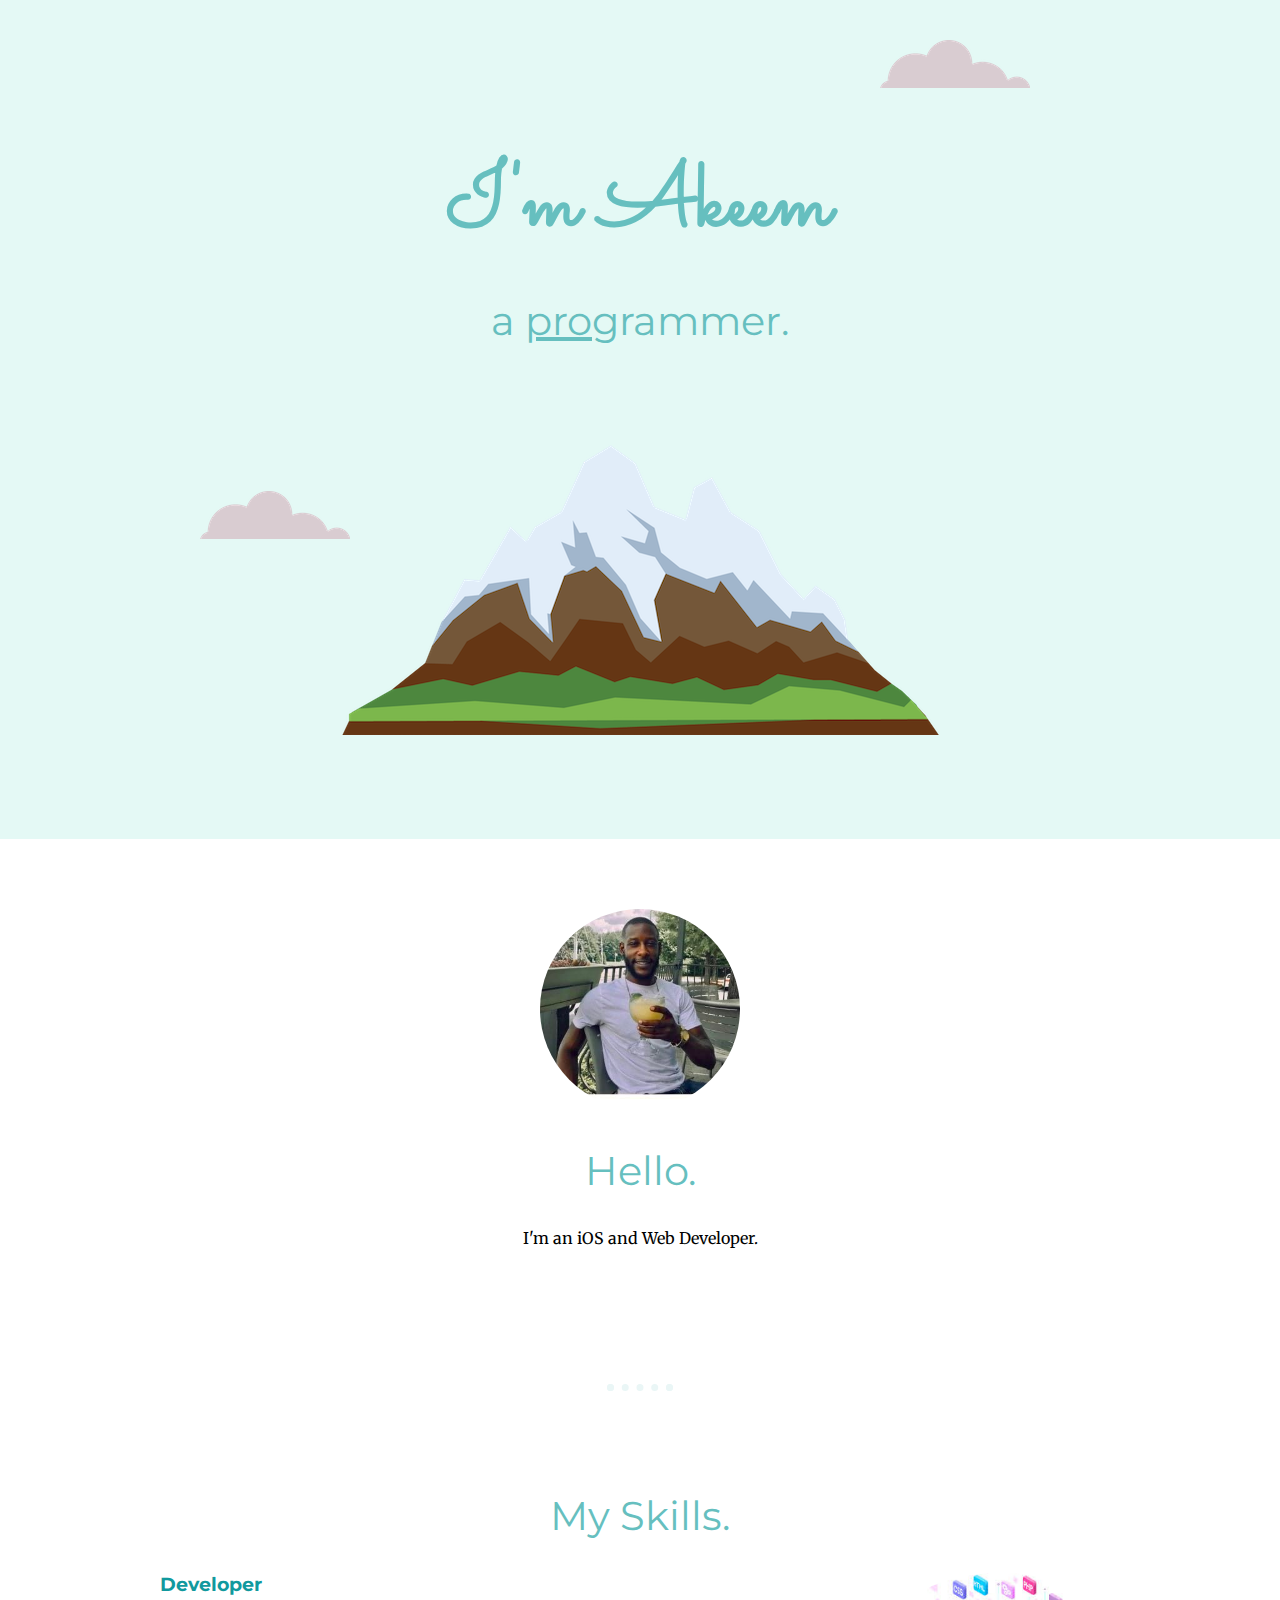
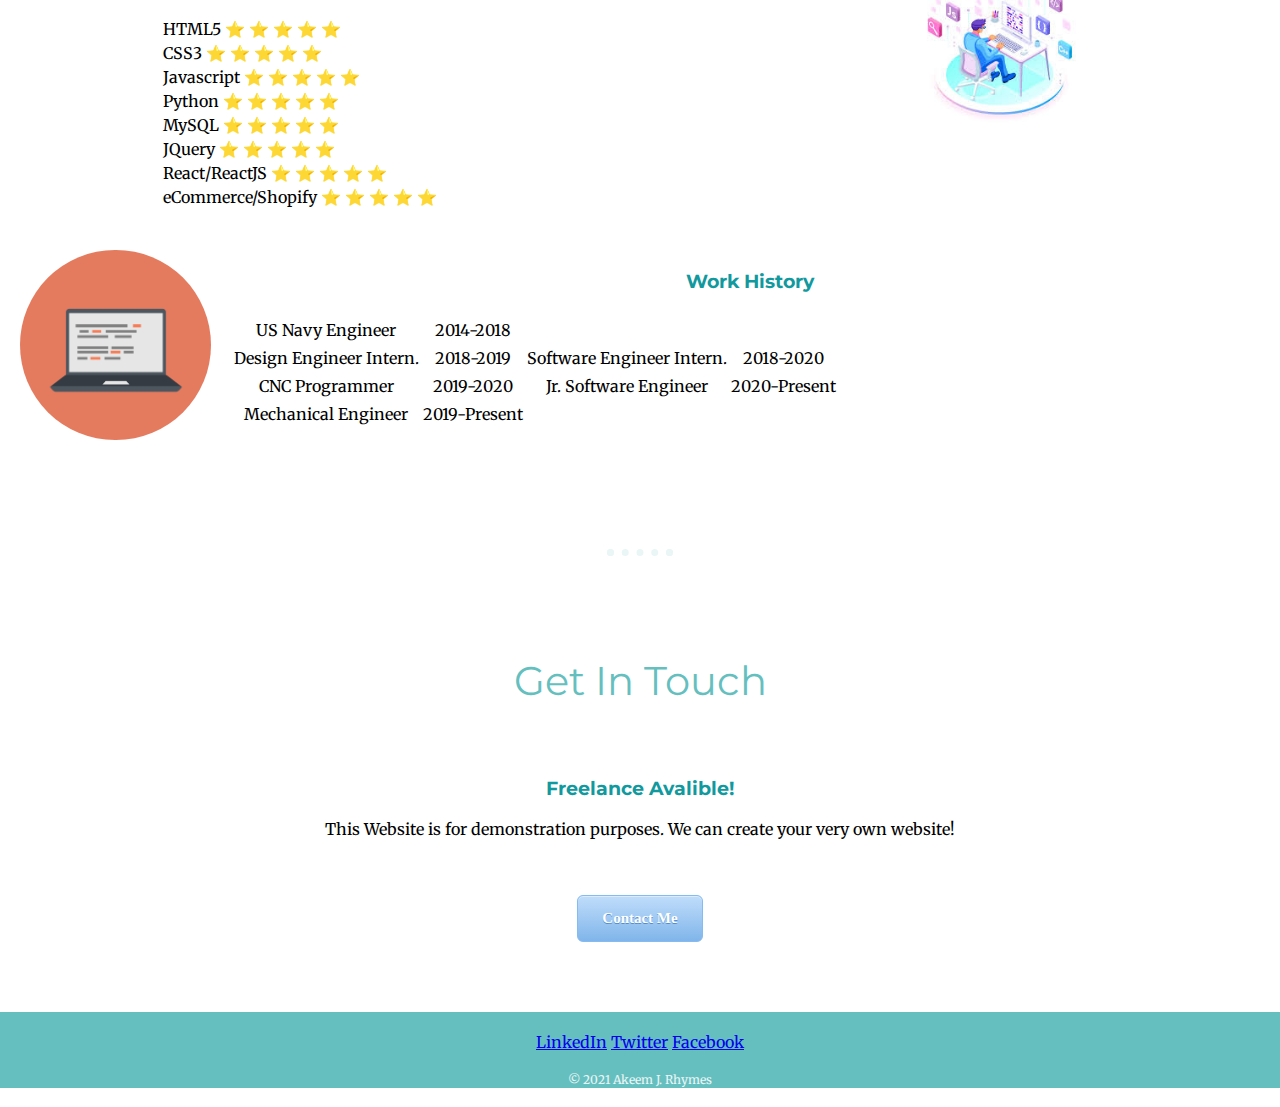
<file: index.html>
<!DOCTYPE html>
<html lang="en" dir="ltr">

<head>
  <meta charset="utf-8">
  <title>Akeem's Personal Site</title>
  <link rel="stylesheet" href="styles.css">
  <link id="Favion" rel="icon" href="favicon.jpeg">
  <link rel="preconnect" href="https://fonts.googleapis.com">
  <link rel="preconnect" href="https://fonts.gstatic.com" crossorigin>
  <link href="https://fonts.googleapis.com/css2?family=Merriweather:wght@300&family=Montserrat:wght@100&family=Sacramento&display=swap" rel="stylesheet">
</head>

<body>
  <div class="top-container">
    <img class="top-cloud" src="cloud.png" alt="cloud-img">
    <h1>I'm Akeem</h1>
    <h2>a <span class="pro">pro</span>grammer.</h2>
    <img class="bottom-cloud" src="cloud.png" alt="cloud-img">
    <img src="mountain.png" alt="mountain-img">
  </div>

  <div class="middle-container">
    <div class="profile">
      <img class="photo" src="Akeem Rhymes.jpg " alt="Akeem-Rhymes-Photo">
      <h2>Hello.</h2>
      <p>I'm an iOS and Web Developer.</p>
    </div>
    <br>
    <hr>
    <div class="skills">
      <h2>My Skills.</h2>
      <div class="skill-row1">
        <img class="computer-photo" src="skills.jpeg " alt="Computer-Photo">
        <h3>Developer</h3>

        <div class="skill-table">

          <table>
            <tr>
              <td>HTML5 &#11088; &#11088; &#11088; &#11088; &#11088;</td>
            <tr>
              <td>CSS3 &#11088; &#11088; &#11088; &#11088; &#11088;</td>
            <tr>
              <td>Javascript &#11088; &#11088; &#11088; &#11088; &#11088;</td>
            <tr>
              <td>Python &#11088; &#11088; &#11088; &#11088; &#11088;</td>
            <tr>
              <td>MySQL &#11088; &#11088; &#11088; &#11088; &#11088;</td>
            <tr>
              <td>JQuery &#11088; &#11088; &#11088; &#11088; &#11088;</td>
            <tr>
              <td>React/ReactJS &#11088; &#11088; &#11088; &#11088; &#11088;</td>
            <tr>
              <td>eCommerce/Shopify &#11088; &#11088; &#11088; &#11088; &#11088;</td>
            </tr>
          </table>
        </div>
      </div>
      <div class="skill-row">
        <img class="computer-photo2" src="computer.png" alt="Computer-Photo-2">
        <h3>Work History</h3>
        <table>
          <tr>
            <td>US Navy Engineer</td>
            <td>2014-2018</td>
          <tr>
            <td>Design Engineer Intern.</td>
            <td>2018-2019</td>
            <td>Software Engineer Intern.</td>
            <td>2018-2020</td>
          <tr>
            <td>CNC Programmer</td>
            <td>2019-2020</td>
            <td>Jr. Software Engineer</td>
            <td>2020-Present</td>
          <tr>
            <td>Mechanical Engineer</td>
            <td>2019-Present</td>
          </tr>
        </table>
      </div>
    </div>
    <hr>
    <div class="contact-me">
      <h2>Get In Touch</h2>
      <br>
      <h3>Freelance Avalible!</h3>
      <p>This Website is for demonstration purposes. We can create your very own website!</p>
      <br>
      <a href="mailto:rhymesakeem@gmail.com" class="myButton">Contact Me</a>
      <br>
    </div>
  </div>


  <div class="bottom-container">
    <br>
    <a class="footer-link" href="https://www.linkedin.com/in/akeem-rhymes-54a636169/">LinkedIn</a>
    <a class="footer-link" href="https://twitter.com/WhoKeem">Twitter</a>
    <a class="footer-link" href="https://www.facebook.com/akeem.rhymes.3">Facebook</a>
    <p><span class="copyright">© 2021 Akeem J. Rhymes</span></p>
  </div>

</body>

</html>
</file>
<file: styles.css>
body {
  margin: 0;
  text-align: center;
  font-family: 'Merriweather', serif;
}

.photo {
  margin-top: 20px;
  border-radius: 50%;
  height: 200px;
  width: 200px;
}

.computer-photo{
  margin: 0;
  width: 25%;
  height: 25%;
  border-radius: 50%;
float: right;

}

.computer-photo2 {
  margin: auto 20px auto 20px;
  width: 15%;
  height: 15%;
  border-radius: 50%;
  float: left;
}

h1 {
  color: #66BFBF;
  font-size: 5.625rem;
  line-height: 1.25;
  font-family: 'Sacramento', cursive;
  margin: 50px auto 0 auto;
}

h2 {
  color: #66BFBF;
  font-size: 2.5rem;
  font-family: 'Montserrat', sans-serif;
  font-weight: normal;
}

h3 {
  color: #11999E;
  font-family: 'Montserrat', sans-serif;
}

hr {
border-style: dotted;
border-bottom: none;
border-width: 7px;
width: 4%;
margin: 100px auto;
color: #EAF6F6;

}

.top-container {
  background-color: #E4F9F5;
  position: relative;
  padding-top: 100px;
  padding-bottom: 100px;
}

.middle-container {
  margin: 50px 0;
}

.bottom-container {
  background-color: #66BFBF;
}

.pro {
  text-decoration: underline;
}

.top-cloud {
  position: absolute;
  right: 250px;
  top: 40px;
}

.bottom-cloud {
  position: absolute;
  left: 200px;
  bottom: 300px
}

.skill-row1 {
  margin:0 auto 30px auto;
  width: 75%;
  text-align: left;
  line-height: 1.25;
}

.skill-row {
line-height: 1.5;
padding: 10px 10px 20px 0;


}

.skill-table  {

font-size: 16px;

}

.Skills {

margin: auto 10px 50px auto;

}


.myButton {
	box-shadow:inset 0px 1px 0px 0px #dcecfb;
	background:linear-gradient(to bottom, #bddbfa 5%, #80b5ea 100%);
	background-color:#bddbfa;
	border-radius:6px;
	border:1px solid #84bbf3;
	display:inline-block;
	cursor:pointer;
	color:#ffffff;
	font-family:Verdana;
	font-size:15px;
	font-weight:bold;
	padding:14px 24px;
	text-decoration:none;
	text-shadow:0px 1px 0px #528ecc;
  margin: 20px auto 20px auto;
}
.myButton:hover {
	background:linear-gradient(to bottom, #80b5ea 5%, #bddbfa 100%);
	background-color:#80b5ea;
}
.myButton:active {
	position:relative;
	top:1px;
}

.copyright {
color:#EAF6F6;
font-size: .75rem;
padding: 20px 0;
}

.contact-me {
  width: 40%
  margin: 40px auto 60px;
text-align: center;
}
</file>
